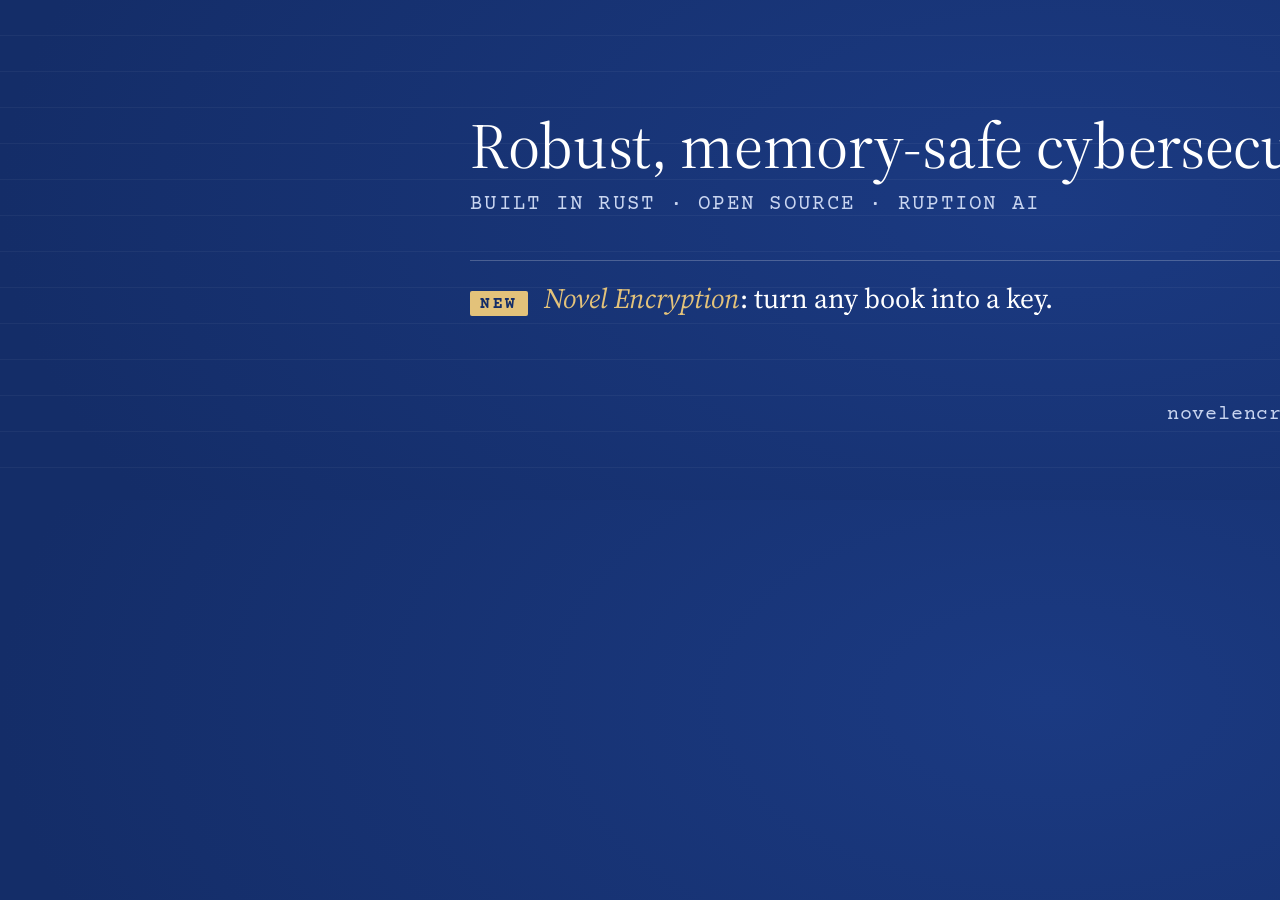
<file: marketing/x-header-ruptionai.html>
<!doctype html>
<html lang="en"><head><meta charset="utf-8">
<title>Ruption AI X header</title>
<link rel="preconnect" href="https://fonts.googleapis.com">
<link href="https://fonts.googleapis.com/css2?family=Source+Serif+4:ital,opsz,wght@0,8..60,400;0,8..60,600;1,8..60,400&family=Courier+Prime:wght@400;700&display=block" rel="stylesheet">
<style>
  /* Ruption AI X header, 1500x500. Keep text out of the avatar (lower left)
     and out of the top/bottom bands phones crop. */
  :root { --navy: #1b3a82; --navy-deep: #142d68; --white: #ffffff; --mist: #c9d5f0; --gold: #e3c27a; }
  html, body { margin: 0; width: 1500px; height: 500px; overflow: hidden; }
  body { background: radial-gradient(ellipse 70% 120% at 70% 40%, var(--navy) 0%, var(--navy-deep) 100%); position: relative;
         font-family: "Source Serif 4", Georgia, serif; color: var(--white); }
  /* Faint ruled lines, like a ledger page: security you can read. */
  body::before { content: ""; position: absolute; inset: 0;
    background: repeating-linear-gradient(to bottom, transparent 0 35px, rgba(255,255,255,0.045) 35px 36px); }
  .copy { position: absolute; left: 470px; right: 90px; top: 112px; }
  h1 { margin: 0; font-weight: 400; font-size: 64px; line-height: 1.05; letter-spacing: -0.005em; }
  .sub { margin: 14px 0 0; font: 400 21px "Courier Prime", monospace; color: var(--mist); letter-spacing: 0.06em; }
  .launch { margin-top: 44px; display: flex; align-items: baseline; gap: 16px; padding-top: 18px; border-top: 1px solid rgba(255,255,255,0.22); }
  .tag { font: 700 16px "Courier Prime", monospace; letter-spacing: 0.16em; color: var(--navy-deep); background: var(--gold); padding: 4px 10px 3px; border-radius: 2px; }
  .launch p { margin: 0; font-size: 28px; }
  .launch em { color: var(--gold); font-style: italic; }
  .url { position: absolute; right: 90px; bottom: 74px; font: 400 20px "Courier Prime", monospace; color: var(--mist); letter-spacing: 0.04em; }
</style></head>
<body>
  <div class="copy">
    <h1>Robust, memory-safe cybersecurity.</h1>
    <p class="sub">BUILT IN RUST · OPEN SOURCE · RUPTION AI</p>
    <div class="launch"><span class="tag">NEW</span><p><em>Novel Encryption</em>: turn any book into a key.</p></div>
  </div>
  <div class="url">novelencryption.com</div>
</body></html>
</file>
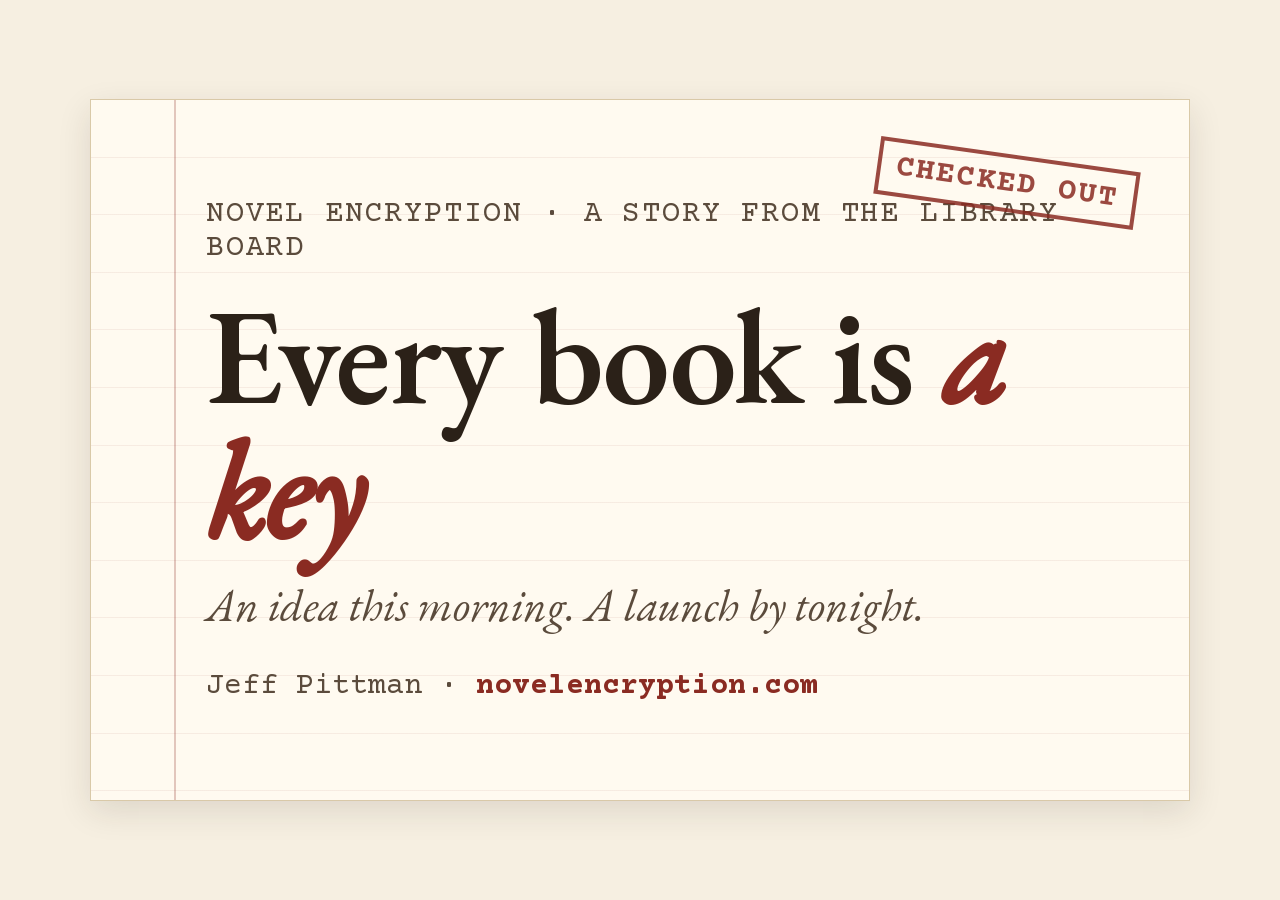
<file: marketing/articles/cover.html>
<!doctype html>
<html lang="en"><head><meta charset="utf-8"><title>Article cover</title>
<link rel="stylesheet" href="../../site/fonts/fonts.css">
<style>
  /* Article cover. ?w=1500&h=600 (X, 5:2) or ?w=1920&h=1080 (LinkedIn, 16:9). */
  :root { --paper: #f6efe1; --card: #fffaf0; --ink: #2b2118; --ink-2: #5b4b3c; --accent: #8a2b22; --gold: #b0802a; --rule: #d9c9a8; }
  html, body { margin: 0; height: 100%; background: var(--paper); }
  body { font-family: "EB Garamond", Georgia, serif; color: var(--ink); display: flex; align-items: center; justify-content: center; }
  .card { position: relative; width: 86%; height: 78%; background: var(--card); border: 1px solid var(--rule);
          box-shadow: 0 1.2vh 3.5vh rgba(43,33,24,.12); box-sizing: border-box; padding: 6vh 6vw 6vh 9vw;
          background-image: repeating-linear-gradient(to bottom, transparent 0 calc(6.4vh - 1px), rgba(138,43,34,.07) calc(6.4vh - 1px) 6.4vh);
          display: flex; flex-direction: column; justify-content: center; }
  .card::before { content: ""; position: absolute; left: 6.5vw; top: 0; bottom: 0; border-left: 2px solid rgba(138,43,34,.25); }
  .call { font-family: "Courier Prime", monospace; font-size: 3.4vh; color: var(--ink-2); letter-spacing: .06em; }
  h1 { font-size: 15vh; line-height: 1; margin: 2.5vh 0 2vh; font-weight: 600; letter-spacing: -0.01em; }
  h1 em { color: var(--accent); }
  .sub { font-size: 5vh; margin: 0; color: var(--ink-2); font-style: italic; }
  .by { margin-top: 4vh; font-family: "Courier Prime", monospace; font-size: 3.3vh; color: var(--ink-2); }
  .by b { color: var(--accent); }
  .stamp { position: absolute; right: 4vw; top: 6vh; transform: rotate(8deg); border: 0.45vh solid var(--accent); color: var(--accent);
           font: 700 3.4vh "Courier Prime", monospace; padding: 0.9vh 1.6vh; letter-spacing: .08em; opacity: .85; }
</style></head>
<body><div class="card">
  <div class="stamp">CHECKED OUT</div>
  <div class="call">NOVEL ENCRYPTION · A STORY FROM THE LIBRARY BOARD</div>
  <h1>Every book is <em>a key</em></h1>
  <p class="sub">An idea this morning. A launch by tonight.</p>
  <div class="by">Jeff Pittman · <b>novelencryption.com</b></div>
</div></body></html>
</file>
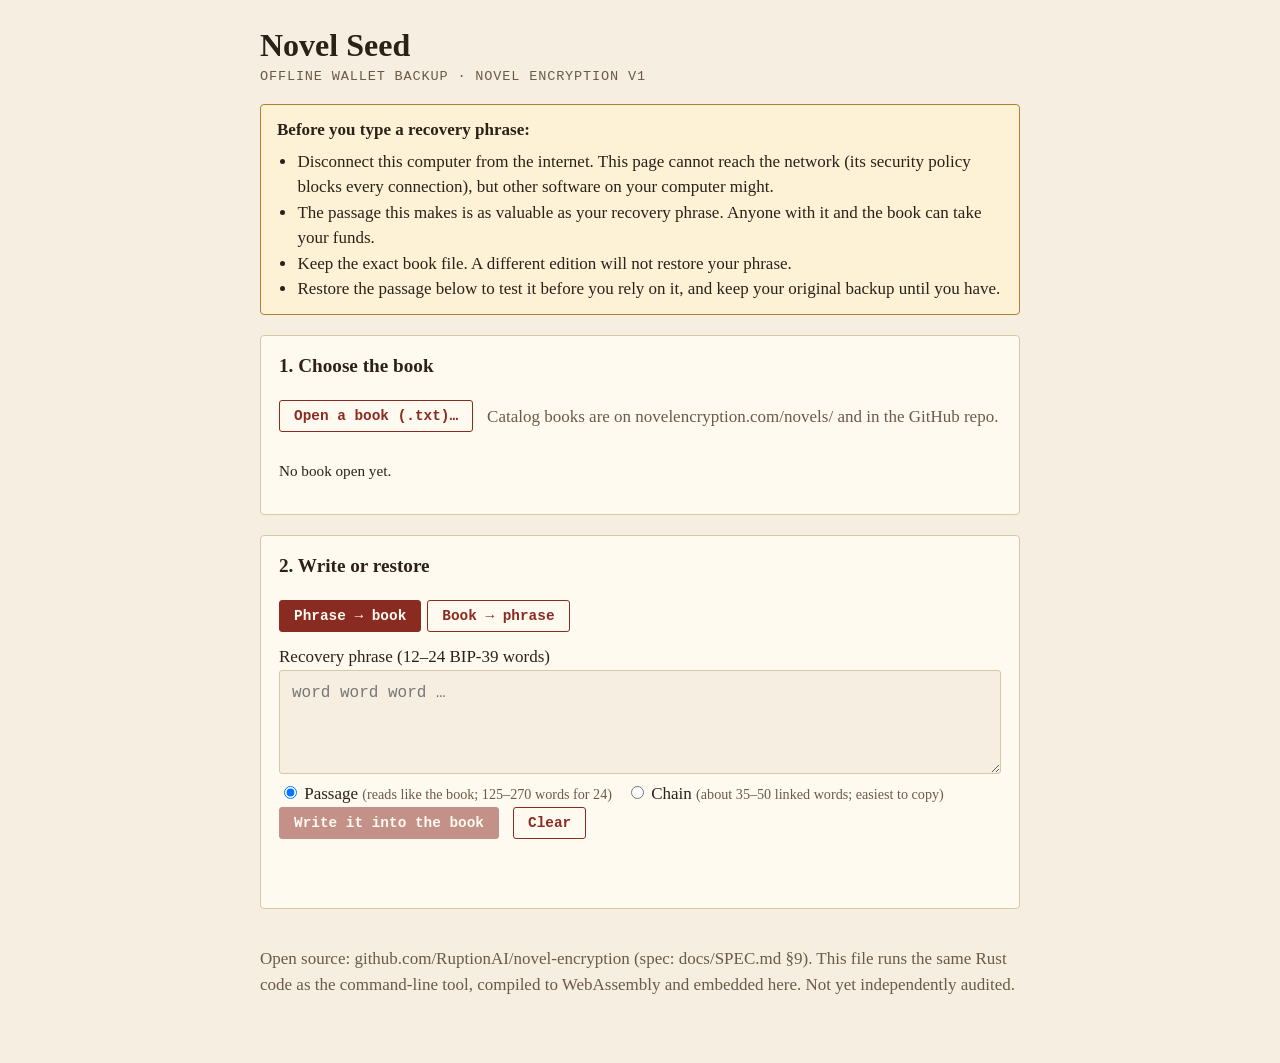
<file: tools/seed/page.html>
<!doctype html>
<html lang="en">
<head>
<meta charset="utf-8">
<meta name="viewport" content="width=device-width, initial-scale=1">
<meta name="color-scheme" content="light dark">
<!-- No network at all: everything this page needs is inside it. -->
<meta http-equiv="Content-Security-Policy" content="default-src 'none'; script-src 'unsafe-inline' 'wasm-unsafe-eval'; style-src 'unsafe-inline'; img-src data:; connect-src 'none'; form-action 'none'; base-uri 'none'">
<meta name="referrer" content="no-referrer">
<title>Novel Seed (offline)</title>
<style>
  /* Offline wallet-backup tool: one column, plain and careful. */
  :root { --paper: #f6efe1; --sheet: #fffaf0; --ink: #2b2118; --muted: #6b5a47; --accent: #8a2b22; --rule: #d8c7a4; --warn: #fdf1d6; --warn-edge: #b0802a; --ok: #3f6b3a; --bad: #a2321f;
          --serif: "Iowan Old Style", "Palatino Linotype", Palatino, Georgia, serif; --mono: ui-monospace, "SF Mono", Menlo, Consolas, monospace; }
  @media (prefers-color-scheme: dark) { :root { --paper: #1c1712; --sheet: #241d16; --ink: #efe4cf; --muted: #b9a88d; --accent: #e08a62; --rule: #4a3d2e; --warn: #2e2516; --warn-edge: #e0b45c; --ok: #8fbf86; --bad: #f08a72; } }
  * { box-sizing: border-box; }
  body { margin: 0; background: var(--paper); color: var(--ink); font: 17px/1.5 var(--serif); padding-inline: 16px; padding-block: 28px 48px; }
  main { max-width: 760px; margin: 0 auto; display: grid; gap: 20px; }
  h1 { margin: 0; font-size: 2rem; line-height: 1.1; }
  h1 small { display: block; font: 0.85rem var(--mono); color: var(--muted); letter-spacing: 0.06em; margin-top: 6px; }
  h2 { margin: 0 0 8px; font-size: 1.2rem; }
  .warn { background: var(--warn); border: 1px solid var(--warn-edge); border-radius: 4px; padding: 12px 16px; }
  .warn ul { margin: 6px 0 0; padding-left: 1.2em; }
  .card { background: var(--sheet); border: 1px solid var(--rule); border-radius: 4px; padding: 16px 18px; display: grid; gap: 12px; min-width: 0; }
  .tabs { display: flex; gap: 6px; flex-wrap: wrap; }
  .tabs button[aria-selected="true"] { background: var(--accent); color: var(--sheet); border-color: var(--accent); }
  button, .file { font: 700 0.9rem var(--mono); background: transparent; color: var(--accent); border: 1px solid var(--accent); border-radius: 3px; padding: 7px 14px; cursor: pointer; }
  button.primary { background: var(--accent); color: var(--sheet); }
  button:disabled { opacity: 0.5; cursor: not-allowed; }
  button:focus-visible, textarea:focus-visible, .file:focus-within { outline: 2px solid var(--accent); outline-offset: 2px; }
  textarea { width: 100%; min-height: 6.5em; font: 1rem/1.5 var(--mono); color: var(--ink); background: var(--paper); border: 1px solid var(--rule); border-radius: 3px; padding: 10px 12px; resize: vertical; }
  .out { white-space: pre-wrap; overflow-wrap: anywhere; font-family: var(--serif); font-size: 1.05rem; background: var(--paper); border: 1px dashed var(--rule); padding: 12px 14px; border-radius: 3px; min-height: 3em; user-select: all; }
  .out.mono { font-family: var(--mono); font-size: 0.98rem; }
  .row { display: flex; flex-wrap: wrap; gap: 8px 14px; align-items: center; }
  .muted, label.opt small { color: var(--muted); }
  .status { font-size: 0.95rem; min-height: 1.5em; }
  .status.ok { color: var(--ok); } .status.bad { color: var(--bad); }
  code { font-family: var(--mono); font-size: 0.85em; overflow-wrap: anywhere; }
  [hidden] { display: none !important; }
</style>
</head>
<body>
<main>
  <header>
    <h1>Novel Seed<small>OFFLINE WALLET BACKUP · NOVEL ENCRYPTION V1</small></h1>
  </header>

  <section class="warn" aria-label="Before you start">
    <b>Before you type a recovery phrase:</b>
    <ul>
      <li>Disconnect this computer from the internet. This page cannot reach the network (its security policy blocks every connection), but other software on your computer might.</li>
      <li>The passage this makes is as valuable as your recovery phrase. Anyone with it and the book can take your funds.</li>
      <li>Keep the exact book file. A different edition will not restore your phrase.</li>
      <li>Restore the passage below to test it before you rely on it, and keep your original backup until you have.</li>
    </ul>
  </section>

  <section class="card" aria-labelledby="book-h">
    <h2 id="book-h">1. Choose the book</h2>
    <div class="row">
      <label class="file">Open a book (.txt)…<input id="book" type="file" accept=".txt,text/plain" hidden></label>
      <span class="muted">Catalog books are on novelencryption.com/novels/ and in the GitHub repo.</span>
    </div>
    <p id="book-status" class="status" aria-live="polite">No book open yet.</p>
  </section>

  <section class="card" aria-labelledby="work-h">
    <h2 id="work-h">2. Write or restore</h2>
    <div class="tabs" role="tablist">
      <button role="tab" id="t-write" aria-selected="true">Phrase → book</button>
      <button role="tab" id="t-restore" aria-selected="false">Book → phrase</button>
    </div>

    <div id="p-write" role="tabpanel">
      <label for="phrase">Recovery phrase (12–24 BIP-39 words)</label>
      <textarea id="phrase" autocomplete="off" autocorrect="off" autocapitalize="off" spellcheck="false" placeholder="word word word …"></textarea>
      <div class="row">
        <label class="opt"><input type="radio" name="style" value="narrative" checked> Passage <small>(reads like the book; 125–270 words for 24)</small></label>
        <label class="opt"><input type="radio" name="style" value="chain"> Chain <small>(about 35–50 linked words; easiest to copy)</small></label>
      </div>
      <div class="row"><button id="go-write" class="primary" disabled>Write it into the book</button><button id="clear-write">Clear</button></div>
      <p id="write-status" class="status" aria-live="polite"></p>
      <div id="write-out" class="out" hidden></div>
    </div>

    <div id="p-restore" role="tabpanel" hidden>
      <label for="passage">Passage or chain</label>
      <textarea id="passage" autocomplete="off" autocorrect="off" autocapitalize="off" spellcheck="false" placeholder="Paste or type the passage. Capitals, punctuation and line breaks don't matter."></textarea>
      <div class="row"><button id="go-restore" class="primary" disabled>Restore my phrase</button><button id="clear-restore">Clear</button></div>
      <p id="restore-status" class="status" aria-live="polite"></p>
      <div id="restore-out" class="out mono" hidden></div>
    </div>
  </section>

  <p class="muted">Open source: github.com/RuptionAI/novel-encryption (spec: docs/SPEC.md §9). This file runs the same Rust code as the command-line tool, compiled to WebAssembly and embedded here. Not yet independently audited.</p>
</main>

<script>
/*GLUE*/
</script>
<script>
(function () {
  "use strict";
  const CATALOG = /*CATALOG*/;
  const WASM = "__WASM_BASE64__";
  const $ = (id) => document.getElementById(id);
  const bytes = Uint8Array.from(atob(WASM), (c) => c.charCodeAt(0));
  wasm_bindgen.initSync({ module: bytes });
  const { Novel } = wasm_bindgen;
  let novel = null;

  function status(id, text, kind) { const el = $(id); el.textContent = text; el.className = "status" + (kind ? " " + kind : ""); }
  function ready() {
    $("go-write").disabled = !novel || !$("phrase").value.trim();
    $("go-restore").disabled = !novel || !$("passage").value.trim();
  }

  $("book").addEventListener("change", async (e) => {
    const f = e.target.files[0]; e.target.value = "";
    if (!f) return;
    status("book-status", "Reading " + f.name + "…");
    await new Promise((r) => setTimeout(r, 30));
    try {
      if (novel) novel.free();
      novel = new Novel(await f.text());
      const fp = novel.fingerprint;
      const known = CATALOG.find((n) => n.fingerprint === fp);
      status("book-status", known
        ? "Ready: " + known.title + " (" + known.author + "), the catalog edition. Fingerprint " + fp.slice(0, 16) + "…"
        : "Ready: " + f.name + ". Not a catalog edition, so keep this exact file. Fingerprint " + fp.slice(0, 16) + "…", "ok");
    } catch (err) { novel = null; status("book-status", String(err.message || err), "bad"); }
    ready();
  });

  function tab(which) {
    const w = which === "write";
    $("t-write").setAttribute("aria-selected", String(w)); $("t-restore").setAttribute("aria-selected", String(!w));
    $("p-write").hidden = !w; $("p-restore").hidden = w;
  }
  $("t-write").addEventListener("click", () => tab("write"));
  $("t-restore").addEventListener("click", () => tab("restore"));
  $("phrase").addEventListener("input", ready);
  $("passage").addEventListener("input", ready);

  $("go-write").addEventListener("click", () => {
    const style = document.querySelector('input[name="style"]:checked').value;
    try {
      const r = novel.seedToPassage($("phrase").value, style);
      $("write-out").textContent = r.passage; $("write-out").hidden = false;
      status("write-status", r.words + " words carry your " + r.phraseWords + "-word phrase. Now test it: copy it into “Book → phrase”.", "ok");
    } catch (err) { $("write-out").hidden = true; status("write-status", String(err.message || err), "bad"); }
  });
  $("go-restore").addEventListener("click", () => {
    try {
      $("restore-out").textContent = novel.passageToSeed($("passage").value); $("restore-out").hidden = false;
      status("restore-status", "Restored. Check it against your original backup.", "ok");
    } catch (err) { $("restore-out").hidden = true; status("restore-status", String(err.message || err), "bad"); }
  });
  const clear = (ids) => () => { ids.forEach((id) => { const el = $(id); if ("value" in el) el.value = ""; else { el.textContent = ""; el.hidden = true; } }); ready(); };
  $("clear-write").addEventListener("click", clear(["phrase", "write-out", "write-status"]));
  $("clear-restore").addEventListener("click", clear(["passage", "restore-out", "restore-status"]));
  window.addEventListener("pagehide", () => { $("phrase").value = ""; $("passage").value = ""; });
})();
</script>
</body>
</html>
</file>
<file: site/fonts/fonts.css>
/* EB Garamond (variable) and Courier Prime, SIL Open Font License 1.1, self-hosted. */
/* latin-ext */
@font-face {
  font-family: 'Courier Prime';
  font-style: normal;
  font-weight: 400;
  font-display: swap;
  src: url(CourierPrime-400-latin-ext.woff2) format('woff2');
  unicode-range: U+0100-02BA, U+02BD-02C5, U+02C7-02CC, U+02CE-02D7, U+02DD-02FF, U+0304, U+0308, U+0329, U+1D00-1DBF, U+1E00-1E9F, U+1EF2-1EFF, U+2020, U+20A0-20AB, U+20AD-20C4, U+2113, U+2C60-2C7F, U+A720-A7FF;
}
/* latin */
@font-face {
  font-family: 'Courier Prime';
  font-style: normal;
  font-weight: 400;
  font-display: block; /* preloaded: paint once, no swap */
  src: url(CourierPrime-400-latin.woff2) format('woff2');
  unicode-range: U+0000-00FF, U+0131, U+0152-0153, U+02BB-02BC, U+02C6, U+02DA, U+02DC, U+0304, U+0308, U+0329, U+2000-206F, U+20AC, U+2122, U+2191, U+2193, U+2212, U+2215, U+FEFF, U+FFFD;
}
/* latin-ext */
@font-face {
  font-family: 'Courier Prime';
  font-style: normal;
  font-weight: 700;
  font-display: swap;
  src: url(CourierPrime-700-latin-ext.woff2) format('woff2');
  unicode-range: U+0100-02BA, U+02BD-02C5, U+02C7-02CC, U+02CE-02D7, U+02DD-02FF, U+0304, U+0308, U+0329, U+1D00-1DBF, U+1E00-1E9F, U+1EF2-1EFF, U+2020, U+20A0-20AB, U+20AD-20C4, U+2113, U+2C60-2C7F, U+A720-A7FF;
}
/* latin */
@font-face {
  font-family: 'Courier Prime';
  font-style: normal;
  font-weight: 700;
  font-display: block; /* preloaded: paint once, no swap */
  src: url(CourierPrime-700-latin.woff2) format('woff2');
  unicode-range: U+0000-00FF, U+0131, U+0152-0153, U+02BB-02BC, U+02C6, U+02DA, U+02DC, U+0304, U+0308, U+0329, U+2000-206F, U+20AC, U+2122, U+2191, U+2193, U+2212, U+2215, U+FEFF, U+FFFD;
}
/* latin-ext */
@font-face {
  font-family: 'EB Garamond';
  font-style: italic;
  font-weight: 400;
  font-display: swap;
  src: url(EBGaramond-400i-latin-ext.woff2) format('woff2');
  unicode-range: U+0100-02BA, U+02BD-02C5, U+02C7-02CC, U+02CE-02D7, U+02DD-02FF, U+0304, U+0308, U+0329, U+1D00-1DBF, U+1E00-1E9F, U+1EF2-1EFF, U+2020, U+20A0-20AB, U+20AD-20C4, U+2113, U+2C60-2C7F, U+A720-A7FF;
}
/* latin */
@font-face {
  font-family: 'EB Garamond';
  font-style: italic;
  font-weight: 400;
  font-display: block; /* preloaded: paint once, no swap */
  src: url(EBGaramond-400i-latin.woff2) format('woff2');
  unicode-range: U+0000-00FF, U+0131, U+0152-0153, U+02BB-02BC, U+02C6, U+02DA, U+02DC, U+0304, U+0308, U+0329, U+2000-206F, U+20AC, U+2122, U+2191, U+2193, U+2212, U+2215, U+FEFF, U+FFFD;
}
/* latin-ext */
@font-face {
  font-family: 'EB Garamond';
  font-style: normal;
  font-weight: 400 700;
  font-display: swap;
  src: url(EBGaramond-400-700-latin-ext.woff2) format('woff2');
  unicode-range: U+0100-02BA, U+02BD-02C5, U+02C7-02CC, U+02CE-02D7, U+02DD-02FF, U+0304, U+0308, U+0329, U+1D00-1DBF, U+1E00-1E9F, U+1EF2-1EFF, U+2020, U+20A0-20AB, U+20AD-20C4, U+2113, U+2C60-2C7F, U+A720-A7FF;
}
/* latin */
@font-face {
  font-family: 'EB Garamond';
  font-style: normal;
  font-weight: 400 700;
  font-display: block; /* preloaded: paint once, no swap */
  src: url(EBGaramond-400-700-latin.woff2) format('woff2');
  unicode-range: U+0000-00FF, U+0131, U+0152-0153, U+02BB-02BC, U+02C6, U+02DA, U+02DC, U+0304, U+0308, U+0329, U+2000-206F, U+20AC, U+2122, U+2191, U+2193, U+2212, U+2215, U+FEFF, U+FFFD;
}
</file>
